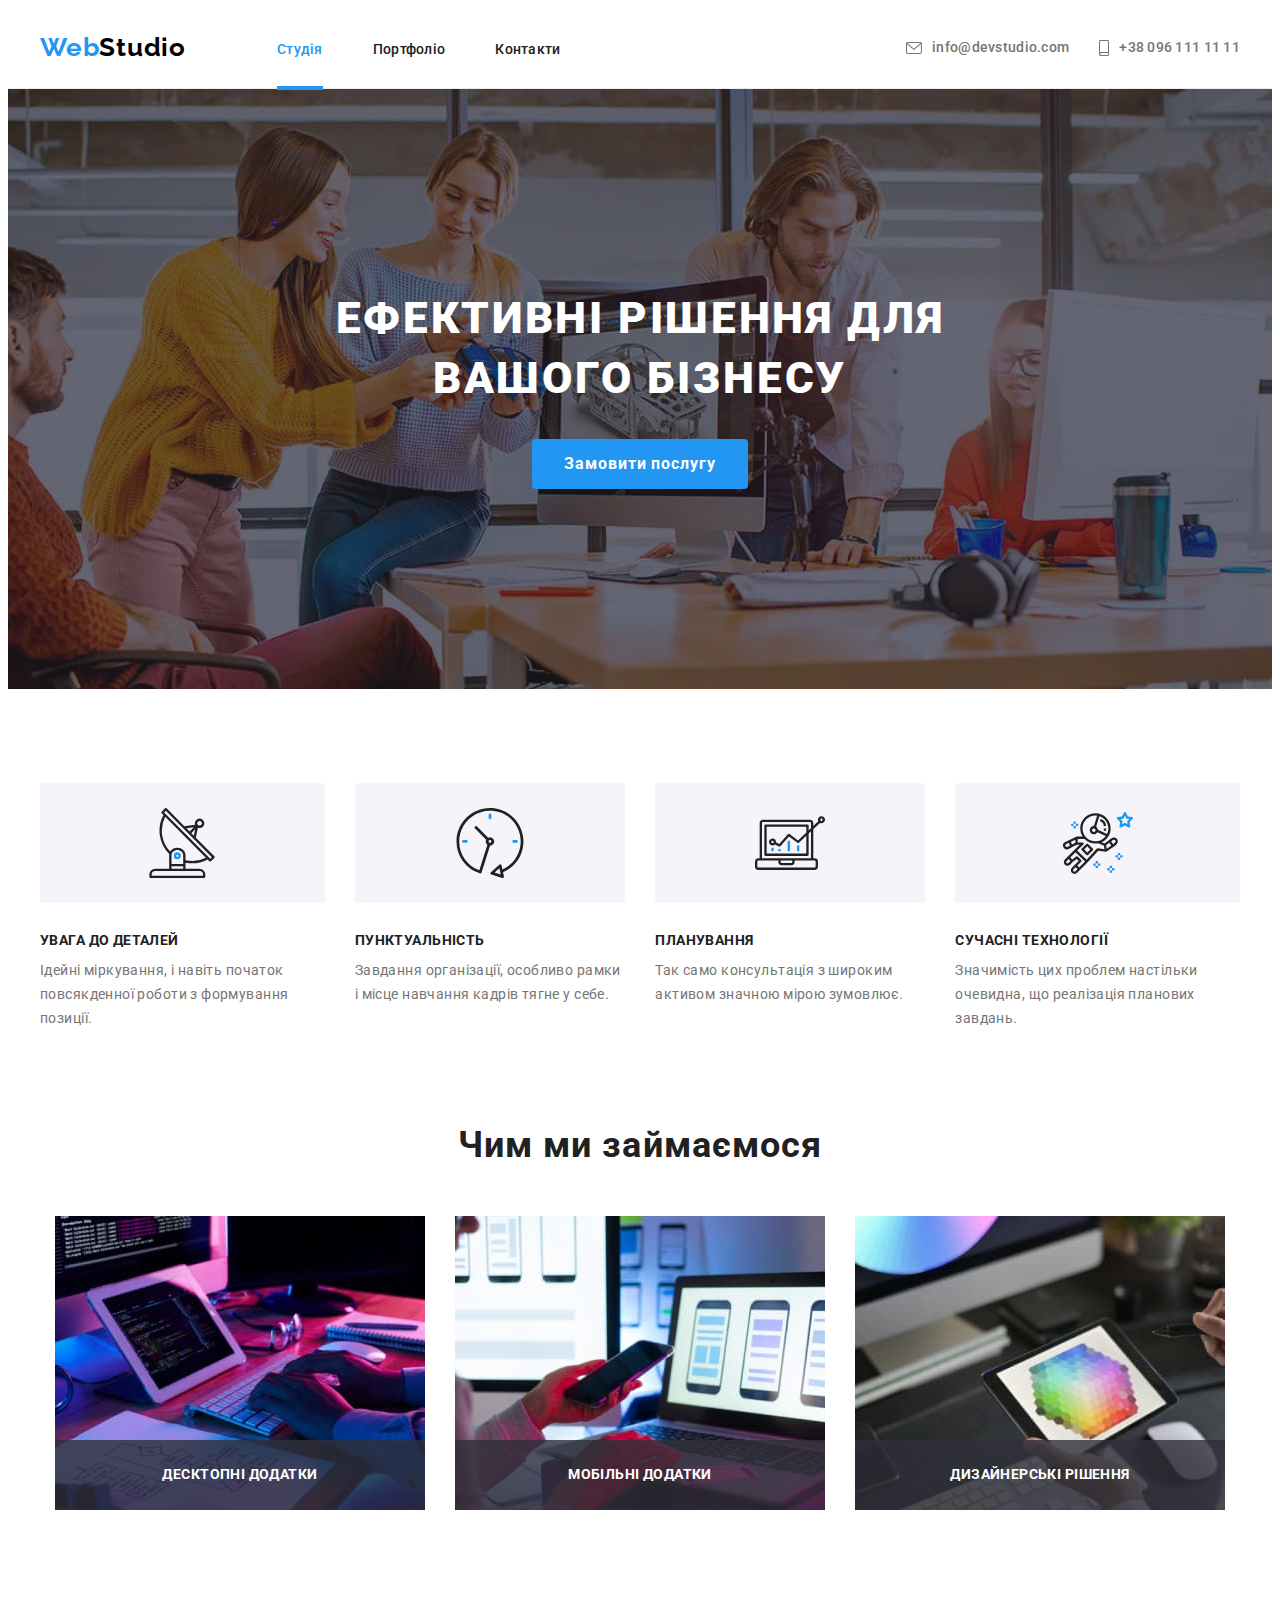
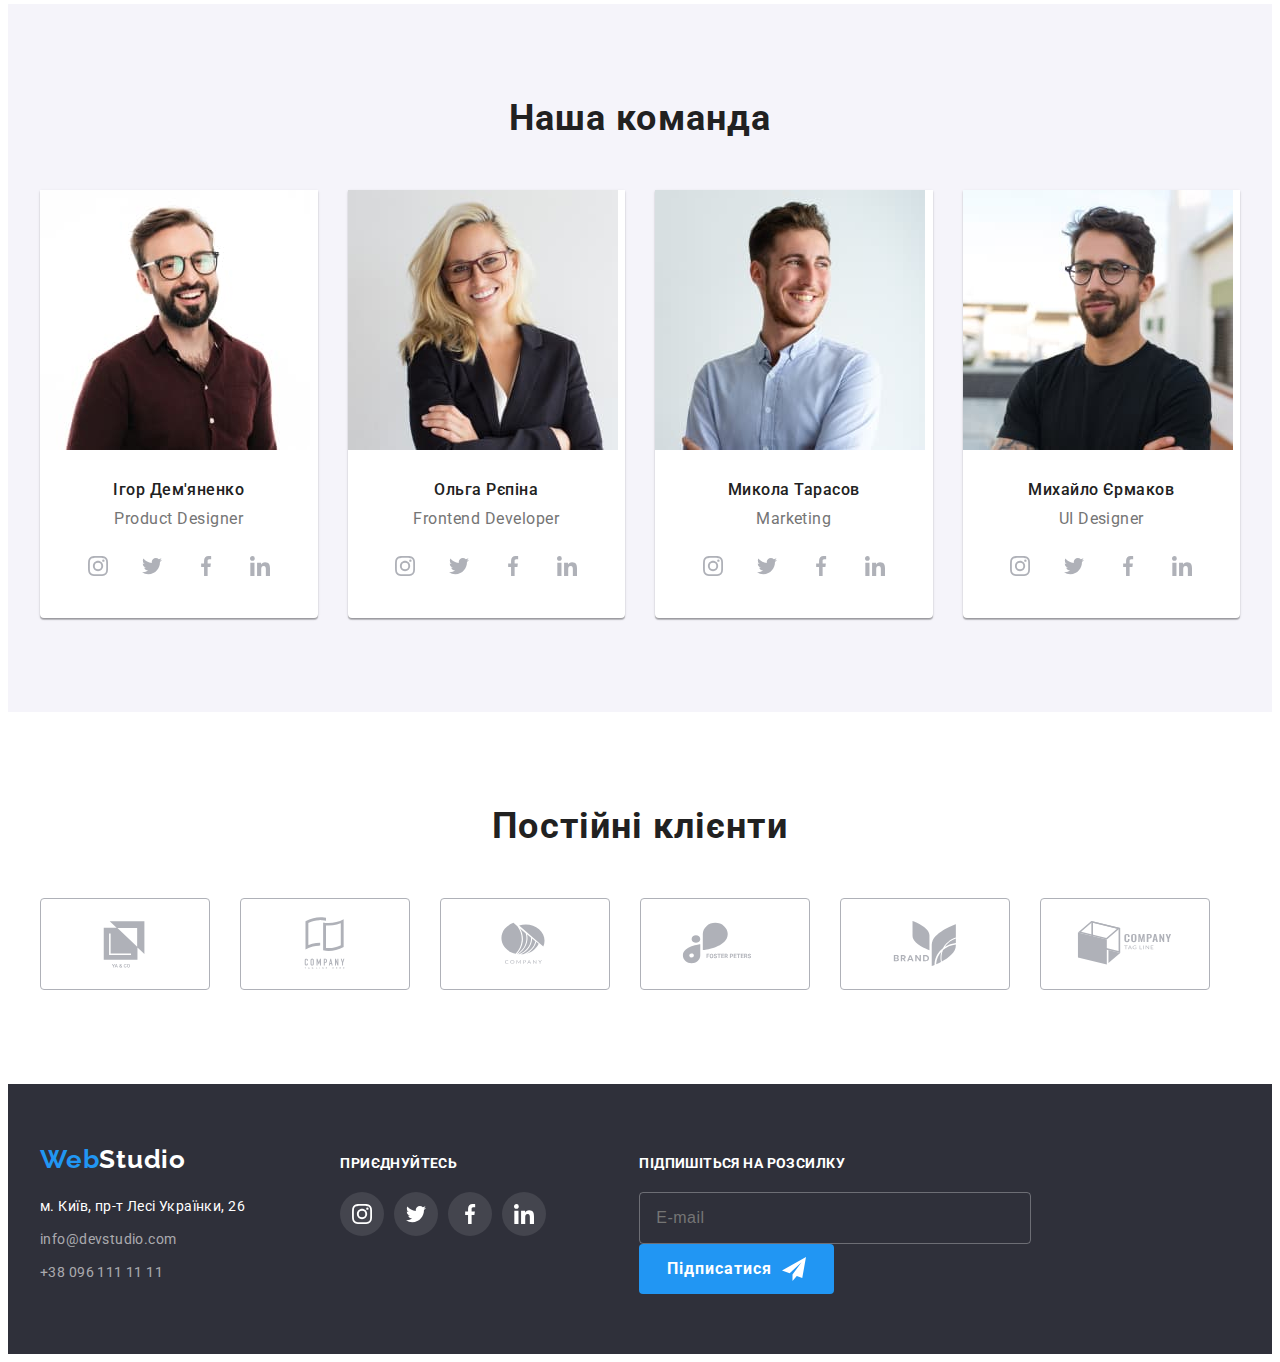
<file: index.html>
<!DOCTYPE html>
<html lang="uk">
  <head>
    <meta charset="UTF-8" />
    <meta http-equiv="X-UA-Compatible" content="IE=edge" />
    <meta name="viewport" content="width=device-width, initial-scale=1.0" />
    <title>Web studio</title>
    <link rel="preconnect" href="https://fonts.googleapis.com" />
    <link rel="preconnect" href="https://fonts.gstatic.com" crossorigin />
    <link
      href="https://fonts.googleapis.com/css2?family=Raleway:wght@700&family=Roboto:wght@400;500;700;900&display=swap"
      rel="stylesheet"
    />
    <link
      rel="stylesheet"
      href="https://cdnjs.cloudflare.com/ajax/libs/modern-normalize/1.1.0/modern-normalize.min.css"
      integrity="sha512-wpPYUAdjBVSE4KJnH1VR1HeZfpl1ub8YT/NKx4PuQ5NmX2tKuGu6U/JRp5y+Y8XG2tV+wKQpNHVUX03MfMFn9Q=="
      crossorigin="anonymous"
      referrerpolicy="no-referrer"
    />
    <link rel="stylesheet" href="./css/main.min.css" />
  </head>
  <body>
    <!-- Header -->
    <header class="page-header">
      <div class="conteiner">
        <div class="page-header__content">
          <nav class="nav-bar">
            <a href="./index.html" class="logo page-header__logo" lang="en"
              ><span class="logo--blue">Web</span>Studio</a
            >
            <ul class="nav-bar__list">
              <li class="nav-bar__list-item">
                <a href="./index.html" class="nav-bar__link nav-bar__link--current">Студія</a>
              </li>
              <li class="nav-bar__list-item">
                <a href="./portfolio.html" class="nav-bar__link">Портфоліо</a>
              </li>
              <li class="nav-bar__list-item">
                <a href="" class="nav-bar__link">Контакти</a>
              </li>
            </ul>
          </nav>
          <ul class="page-header__contacts-list">
            <li class="page-header__contact-item">
              <a href="mailto:info@devstudio.com" class="page-header__contact-link"
                ><svg width="16" height="12" class="page-header__contact-icon">
                  <use href="./images/icons.svg#icon-mail"></use>
                </svg>
                <span>info@devstudio.com</span></a
              >
            </li>
            <li class="page-header__contact-item">
              <a href="tel:0961111111" class="page-header__contact-link"
                ><svg width="10" height="16" class="page-header__contact-icon">
                  <use href="./images/icons.svg#icon-phone"></use>
                </svg>
                <span>+38 096 111 11 11</span></a
              >
            </li>
          </ul>
        </div>
      </div>
    </header>
    <!-- Main content -->
    <main class="main-content">
      <!-- hero section -->
      <section class="hero-section">
        <div class="conteiner">
          <h1 class="hero-section__heading">Ефективні рішення для вашого бізнесу</h1>
          <button type="button" class="hero-section__button" data-modal-open>
            Замовити послугу
          </button>
        </div>
      </section>
      <!-- features section -->
      <section class="features-section">
        <div class="conteiner">
          <h2 class="features-section__heading">Наші переваги</h2>
          <ul class="features-list">
            <li class="features-list__feature">
              <div class="features-list__icon-bg">
                <svg class="features-list__icon" width="70" height="70">
                  <use href="./images/icons.svg#icon-antenna"></use>
                </svg>
              </div>
              <h3 class="feutures-list__feature-name">Увага до деталей</h3>
              <p class="features-list__feature-description">
                Ідейні міркування, і навіть початок повсякденної роботи з формування позиції.
              </p>
            </li>
            <li class="features-list__feature">
              <div class="features-list__icon-bg">
                <svg class="features-list__icon" width="70" height="70">
                  <use href="./images/icons.svg#icon-clock"></use>
                </svg>
              </div>
              <h3 class="feutures-list__feature-name">Пунктуальність</h3>
              <p class="features-list__feature-description">
                Завдання організації, особливо рамки і місце навчання кадрів тягне у себе.
              </p>
            </li>
            <li class="features-list__feature">
              <div class="features-list__icon-bg">
                <svg class="features-list__icon" width="70" height="70">
                  <use href="./images/icons.svg#icon-diagram"></use>
                </svg>
              </div>
              <h3 class="feutures-list__feature-name">Планування</h3>
              <p class="features-list__feature-description">
                Так само консультація з широким активом значною мірою зумовлює.
              </p>
            </li>
            <li class="features-list__feature">
              <div class="features-list__icon-bg">
                <svg class="features-list__icon" width="70" height="70">
                  <use href="./images/icons.svg#icon-astronaut"></use>
                </svg>
              </div>
              <h3 class="feutures-list__feature-name">Сучасні технології</h3>
              <p class="features-list__feature-description">
                Значимість цих проблем настільки очевидна, що реалізація планових завдань.
              </p>
            </li>
          </ul>
        </div>
      </section>
      <!-- project types section -->
      <section class="project-types-section">
        <div class="conteiner">
          <h2 class="project-types-section__heading">Чим ми займаємося</h2>
          <ul class="project-types-section__list">
            <li class="project-types-section__list-item">
              <img
                src="./images/projects/project1.jpg"
                alt="Десктопні додатки"
                width="370"
                height="294"
                class="project-types-section__image"
              />
              <h3 class="project-types-section__direction">Десктопні додатки</h3>
            </li>
            <li class="project-types-section__list-item">
              <img
                src="./images/projects/project2.jpg"
                alt="Мобільні додатки"
                width="370"
                height="294"
                class="project-types-section__image"
              />
              <h3 class="project-types-section__direction">Мобільні додатки</h3>
            </li>
            <li class="project-types-section__list-item">
              <img
                src="./images/projects/project3.jpg"
                alt="Дизайнерські рішення"
                width="370"
                height="294"
                class="project-types-section__image"
              />
              <h3 class="project-types-section__direction">Дизайнерські рішення</h3>
            </li>
          </ul>
        </div>
      </section>
      <!-- team section -->
      <section class="team-section">
        <div class="conteiner">
          <h2 class="team-section__heading">Наша команда</h2>
          <ul class="team-setion__members-list">
            <li class="member-card">
              <img
                src="./images/team-members/member1.jpg"
                alt="Ігор Дем'яненко"
                width="270px"
                height="260px"
                class="member-card__image"
              />
              <h3 class="member-card__name">Ігор Дем'яненко</h3>
              <p class="member-card__position" lang="en">Product Designer</p>
              <ul class="member-card__social-net-links-list">
                <li class="member-card__list-item" aria-label="instagram-link">
                  <a href="" class="member-card__link"
                    ><svg width="20" height="20" class="member-card__social-net-icon">
                      <use href="./images/icons.svg#icon-instagram"></use>
                    </svg>
                  </a>
                </li>
                <li class="member-card__list-item" aria-label="twitter-link">
                  <a href="" class="member-card__link"
                    ><svg width="20" height="20" class="member-card__social-net-icon">
                      <use href="./images/icons.svg#icon-twitter"></use>
                    </svg>
                  </a>
                </li>
                <li class="member-card__list-item" aria-label="facebook-link">
                  <a href="" class="member-card__link"
                    ><svg width="20" height="20" class="member-card__social-net-icon">
                      <use href="./images/icons.svg#icon-facebook"></use>
                    </svg>
                  </a>
                </li>
                <li class="member-card__list-item" aria-label="linkedin-link">
                  <a href="" class="member-card__link"
                    ><svg width="20" height="20" class="member-card__social-net-icon">
                      <use href="./images/icons.svg#icon-linkedin"></use>
                    </svg>
                  </a>
                </li>
              </ul>
            </li>
            <li class="member-card">
              <img
                src="./images/team-members/member2.jpg"
                alt="Ольга Рєпіна"
                width="270px"
                height="260px"
                class="member-card__image"
              />
              <h3 class="member-card__name">Ольга Рєпіна</h3>
              <p class="member-card__position" lang="en">Frontend Developer</p>
              <ul class="member-card__social-net-links-list">
                <li class="member-card__list-item" aria-label="instagram-link">
                  <a href="" class="member-card__link"
                    ><svg width="20" height="20" class="member-card__social-net-icon">
                      <use href="./images/icons.svg#icon-instagram"></use>
                    </svg>
                  </a>
                </li>
                <li class="member-card__list-item" aria-label="twitter-link">
                  <a href="" class="member-card__link"
                    ><svg width="20" height="20" class="member-card__social-net-icon">
                      <use href="./images/icons.svg#icon-twitter"></use>
                    </svg>
                  </a>
                </li>
                <li class="member-card__list-item" aria-label="facebook-link">
                  <a href="" class="member-card__link"
                    ><svg width="20" height="20" class="member-card__social-net-icon">
                      <use href="./images/icons.svg#icon-facebook"></use>
                    </svg>
                  </a>
                </li>
                <li class="member-card__list-item" aria-label="linkedin-link">
                  <a href="" class="member-card__link"
                    ><svg width="20" height="20" class="member-card__social-net-icon">
                      <use href="./images/icons.svg#icon-linkedin"></use>
                    </svg>
                  </a>
                </li>
              </ul>
            </li>
            <li class="member-card">
              <img
                src="./images/team-members/member3.jpg"
                alt="Микола Тарасов"
                width="270px"
                height="260px"
                class="member-card__image"
              />
              <h3 class="member-card__name">Микола Тарасов</h3>
              <p class="member-card__position" lang="en">Marketing</p>
              <ul class="member-card__social-net-links-list">
                <li class="member-card__list-item" aria-label="instagram-link">
                  <a href="" class="member-card__link"
                    ><svg width="20" height="20" class="member-card__social-net-icon">
                      <use href="./images/icons.svg#icon-instagram"></use>
                    </svg>
                  </a>
                </li>
                <li class="member-card__list-item" aria-label="twitter-link">
                  <a href="" class="member-card__link"
                    ><svg width="20" height="20" class="member-card__social-net-icon">
                      <use href="./images/icons.svg#icon-twitter"></use>
                    </svg>
                  </a>
                </li>
                <li class="member-card__list-item" aria-label="facebook-link">
                  <a href="" class="member-card__link"
                    ><svg width="20" height="20" class="member-card__social-net-icon">
                      <use href="./images/icons.svg#icon-facebook"></use>
                    </svg>
                  </a>
                </li>
                <li class="member-card__list-item" aria-label="linkedin-link">
                  <a href="" class="member-card__link"
                    ><svg width="20" height="20" class="member-card__social-net-icon">
                      <use href="./images/icons.svg#icon-linkedin"></use>
                    </svg>
                  </a>
                </li>
              </ul>
            </li>
            <li class="member-card">
              <img
                src="./images/team-members/member4.jpg"
                alt="Михайло Єрмаков"
                width="270px"
                height="260px"
                class="member-card__image"
              />
              <h3 class="member-card__name">Михайло Єрмаков</h3>
              <p class="member-card__position" lang="en">UI Designer</p>
              <ul class="member-card__social-net-links-list">
                <li class="member-card__list-item" aria-label="instagram-link">
                  <a href="" class="member-card__link"
                    ><svg width="20" height="20" class="member-card__social-net-icon">
                      <use href="./images/icons.svg#icon-instagram"></use>
                    </svg>
                  </a>
                </li>
                <li class="member-card__list-item" aria-label="twitter-link">
                  <a href="" class="member-card__link"
                    ><svg width="20" height="20" class="member-card__social-net-icon">
                      <use href="./images/icons.svg#icon-twitter"></use>
                    </svg>
                  </a>
                </li>
                <li class="member-card__list-item" aria-label="facebook-link">
                  <a href="" class="member-card__link"
                    ><svg width="20" height="20" class="member-card__social-net-icon">
                      <use href="./images/icons.svg#icon-facebook"></use>
                    </svg>
                  </a>
                </li>
                <li class="member-card__list-item" aria-label="linkedin-link">
                  <a href="" class="member-card__link"
                    ><svg width="20" height="20" class="member-card__social-net-icon">
                      <use href="./images/icons.svg#icon-linkedin"></use>
                    </svg>
                  </a>
                </li>
              </ul>
            </li>
          </ul>
        </div>
      </section>
      <!-- Clients section -->
      <section class="clients-section">
        <div class="conteiner">
          <h2 class="clients-section__heading">Постійні клієнти</h2>
          <ul class="clients-list">
            <li class="clients-list__item">
              <a href="" class="clients-list__link">
                <svg class="clients-list__logo" width="106" height="60">
                  <use href="./images/icons.svg#icon-company1"></use>
                </svg>
              </a>
            </li>
            <li class="clients-list__item">
              <a href="" class="clients-list__link">
                <svg class="clients-list__logo" width="106" height="60">
                  <use href="./images/icons.svg#icon-company2"></use>
                </svg>
              </a>
            </li>
            <li class="clients-list__item">
              <a href="" class="clients-list__link">
                <svg class="clients-list__logo" width="106" height="60">
                  <use href="./images/icons.svg#icon-company3"></use>
                </svg>
              </a>
            </li>
            <li class="clients-list__item">
              <a href="" class="clients-list__link">
                <svg class="clients-list__logo" width="106" height="60">
                  <use href="./images/icons.svg#icon-company4"></use>
                </svg>
              </a>
            </li>
            <li class="clients-list__item">
              <a href="" class="clients-list__link">
                <svg class="clients-list__logo" width="106" height="60">
                  <use href="./images/icons.svg#icon-company5"></use>
                </svg>
              </a>
            </li>
            <li class="clients-list__item">
              <a href="" class="clients-list__link">
                <svg class="clients-list__logo" width="106" height="60">
                  <use href="./images/icons.svg#icon-company6"></use>
                </svg>
              </a>
            </li>
          </ul>
        </div>
      </section>
      <!-- Footer -->
      <footer class="page-footer">
        <div class="conteiner">
          <div class="page-footer__content">
            <div class="contacts-section">
              <a href="./index.html" class="page-footer__logo logo" lang="en"
                ><span class="logo--blue">Web</span>Studio</a
              >
              <address class="page-footer__adress">
                <ul class="page-footer__conteacts-list">
                  <li class="page-footer__contacts-list-item">
                    <a
                      href="http://surl.li/pcxl"
                      target="_blank"
                      rel="noreferrer noopener nofollow"
                      class="page-footer__location"
                      >м. Київ, пр-т Лесі Українки, 26</a
                    >
                  </li>
                  <li class="page-footer__contacts-list-item">
                    <a
                      href="mailto:info@devstudio.com"
                      class="page-footer__contacts-item page-footer__contacts-item--upper"
                      >info@devstudio.com</a
                    >
                  </li>
                  <li class="page-footer__contacts-list-item">
                    <a href="tel:+380961111111" class="page-footer__contacts-item"
                      >+38 096 111 11 11</a
                    >
                  </li>
                </ul>
              </address>
            </div>
            <div class="social-net-section">
              <b class="social-net-section__heading">Приєднуйтесь</b>
              <ul class="social-net-section__list">
                <li class="social-net-section__list-item" aria-label="instagram-link">
                  <a href="" class="social-net-section__link"
                    ><svg width="20" height="20" class="social-net-section__icon">
                      <use href="./images/icons.svg#icon-instagram"></use>
                    </svg>
                  </a>
                </li>
                <li class="social-net-section__list-item" aria-label="twitter-link">
                  <a href="" class="social-net-section__link"
                    ><svg width="20" height="20" class="social-net-section__icon">
                      <use href="./images/icons.svg#icon-twitter"></use>
                    </svg>
                  </a>
                </li>
                <li class="social-net-section__list-item" aria-label="facebook-link">
                  <a href="" class="social-net-section__link"
                    ><svg width="20" height="20" class="social-net-section__icon">
                      <use href="./images/icons.svg#icon-facebook"></use>
                    </svg>
                  </a>
                </li>
                <li class="social-net-section__list-item" aria-label="linkedin-link">
                  <a href="" class="social-net-section__link"
                    ><svg width="20" height="20" class="social-net-section__icon">
                      <use href="./images/icons.svg#icon-linkedin"></use>
                    </svg>
                  </a>
                </li>
              </ul>
            </div>
            <div class="subscribe-section">
              <form action="" class="subscribe-section__form">
                <label>
                  <b class="subscribe-section__heading">Підпишіться на розсилку</b>
                  <input
                    type="email"
                    name="email"
                    placeholder="E-mail"
                    autocomplete="email"
                    class="subscribe-section__input"
                  />
                </label>
                <button type="submit" class="subscribe-section__button">
                  <span class="subscribe-section__button-text">Підписатися</span
                  ><svg class="subscribe-section__button-icon" width="24" height="24">
                    <use href="./images/icons.svg#icon-send"></use>
                  </svg>
                </button>
              </form>
            </div>
          </div>
        </div>
      </footer>
    </main>
    <!-- Modal window -->

    <div class="modal-bg modal-bg--is-hidden" data-modal>
      <div class="modal-window">
        <p class="modal-window__title">Залиште свої дані, ми вам передзвонимо</p>
        <form name="get-contacts-form">
          <div class="form-fields">
            <label class="form-item">
              <span>Ім'я</span>
              <div class="input-field">
                <input type="text" name="user-name" />
                <svg class="field-icon" width="18" height="18">
                  <use href="./images/icons.svg#icon-name"></use>
                </svg>
              </div>
            </label>
            <label class="form-item">
              <span>Телефон</span>
              <div class="input-field">
                <input type="tel" name="user-tel" />
                <svg class="field-icon" width="18" height="18">
                  <use href="./images/icons.svg#icon-tel"></use>
                </svg>
              </div>
            </label>
            <label class="form-item">
              <span>Пошта</span>
              <div class="input-field">
                <input type="email" name="user-email" />
                <svg class="field-icon" width="18" height="18">
                  <use href="./images/icons.svg#icon-email"></use>
                </svg>
              </div>
            </label>
            <label class="form-item">
              <span>Коментар</span>
              <textarea name="comment" cols="30" rows="6" placeholder="Введіть текст"></textarea>
            </label>
          </div>
          <label class="policy-agreement">
            <input class="visually-hidden" type="checkbox" name="policy" value="agreed" />
            <span>Погоджуюся з розсилкою та приймаю <a href="">Умови договору</a></span>
            <span class="checkbox">
              <svg width="16" height="15">
                <use href="./images/icons.svg#icon-check"></use>
              </svg>
            </span>
          </label>
          <button type="submit" class="button modal-submit">Відправити</button>
        </form>
        <button type="button" class="btn-close" data-modal-close>
          <svg width="30" height="30">
            <use href="./images/icons.svg#icon-close"></use>
          </svg>
        </button>
      </div>
    </div>
    <script src="./js/modal.js"></script>
  </body>
</html>
</file>
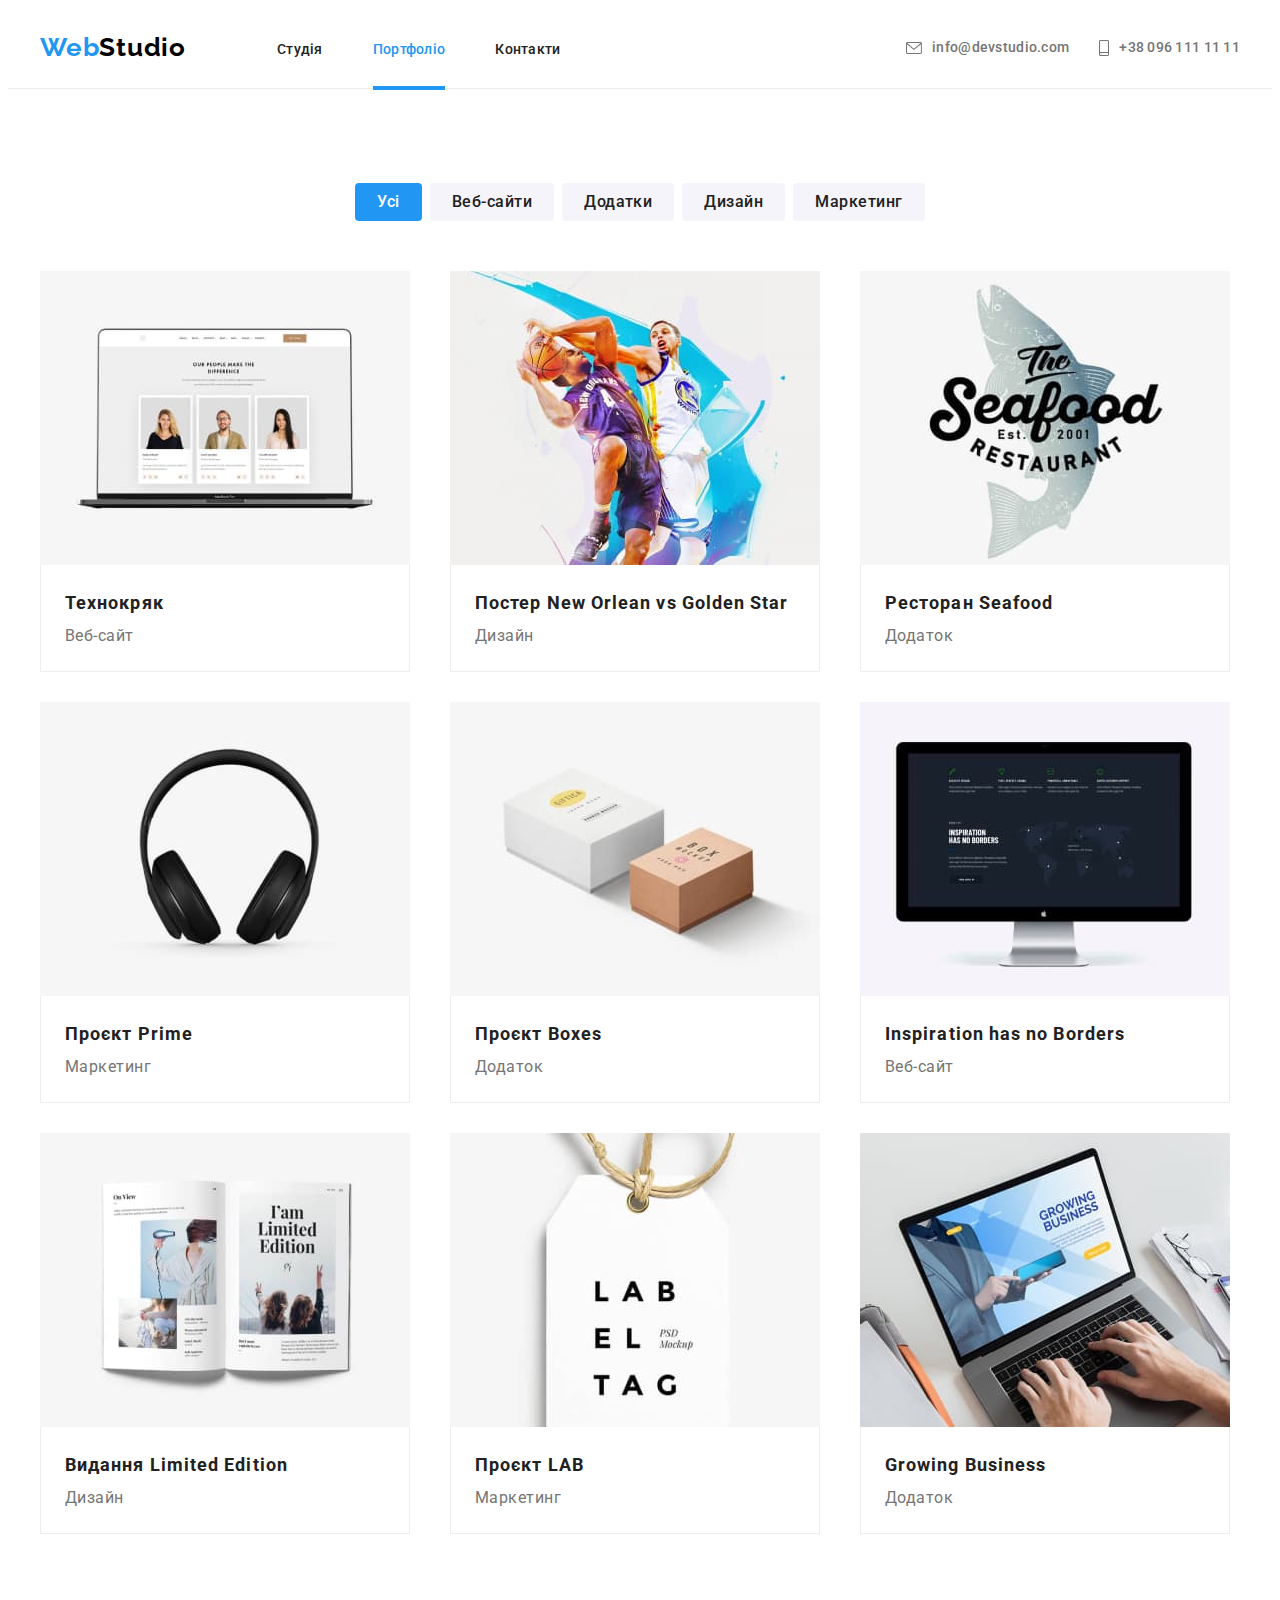
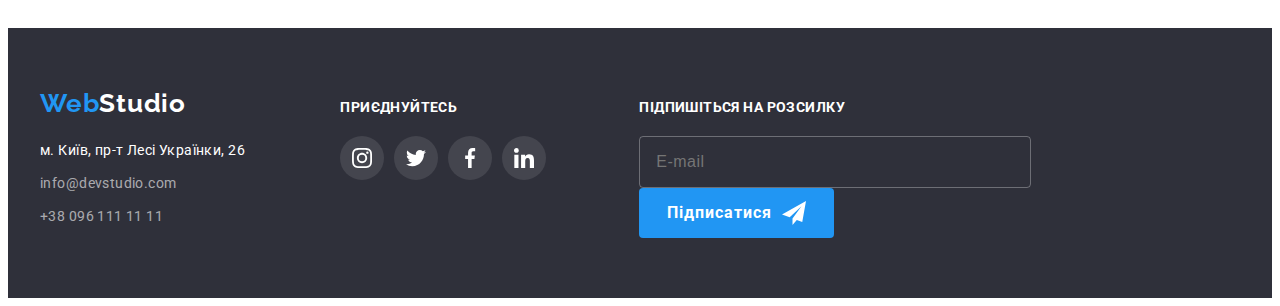
<file: portfolio.html>
<!DOCTYPE html>
<html lang="uk">
  <head>
    <meta charset="UTF-8" />
    <meta http-equiv="X-UA-Compatible" content="IE=edge" />
    <meta name="viewport" content="width=device-width, initial-scale=1.0" />
    <title>Web studio</title>
    <link
      href="https://fonts.googleapis.com/css2?family=Raleway:wght@700&family=Roboto:wght@400;500;700;900&display=swap"
      rel="stylesheet"
    />
    <link
      rel="stylesheet"
      href="https://cdnjs.cloudflare.com/ajax/libs/modern-normalize/1.1.0/modern-normalize.min.css"
      integrity="sha512-wpPYUAdjBVSE4KJnH1VR1HeZfpl1ub8YT/NKx4PuQ5NmX2tKuGu6U/JRp5y+Y8XG2tV+wKQpNHVUX03MfMFn9Q=="
      crossorigin="anonymous"
      referrerpolicy="no-referrer"
    />
    <link rel="stylesheet" href="./css/main.min.css" />
  </head>
  <body>
    <!-- Header -->
    <header class="page-header">
      <div class="conteiner">
        <div class="page-header__content">
          <nav class="nav-bar">
            <a href="./index.html" class="logo page-header__logo" lang="en"
              ><span class="logo--blue">Web</span>Studio</a
            >
            <ul class="nav-bar__list">
              <li class="nav-bar__list-item">
                <a href="./index.html" class="nav-bar__link">Студія</a>
              </li>
              <li class="nav-bar__list-item">
                <a href="./portfolio.html" class="nav-bar__link nav-bar__link--current"
                  >Портфоліо</a
                >
              </li>
              <li class="nav-bar__list-item">
                <a href="" class="nav-bar__link">Контакти</a>
              </li>
            </ul>
          </nav>
          <ul class="page-header__contacts-list">
            <li class="page-header__contact-item">
              <a href="mailto:info@devstudio.com" class="page-header__contact-link"
                ><svg width="16" height="12" class="page-header__contact-icon">
                  <use href="./images/icons.svg#icon-mail"></use>
                </svg>
                <span>info@devstudio.com</span></a
              >
            </li>
            <li class="page-header__contact-item">
              <a href="tel:0961111111" class="page-header__contact-link"
                ><svg width="10" height="16" class="page-header__contact-icon">
                  <use href="./images/icons.svg#icon-phone"></use>
                </svg>
                <span>+38 096 111 11 11</span></a
              >
            </li>
          </ul>
        </div>
      </div>
    </header>
    <!-- main content -->
    <main class="portfolio-content">
      <div class="conteiner">
        <section class="portfolio-section">
          <h1 class="portfolio-section__heading">Портфоліо проєктів</h1>
          <ul class="fielter-group__list">
            <li class="fielter-group__list-item">
              <button type="button" class="fielter-section__button fielter-section__button--chosen">
                Усі
              </button>
            </li>
            <li class="fielter-group__list-item">
              <button type="button" class="fielter-section__button">Веб-сайти</button>
            </li>
            <li class="fielter-group__list-item">
              <button type="button" class="fielter-section__button">Додатки</button>
            </li>
            <li class="fielter-group__list-item">
              <button type="button" class="fielter-section__button">Дизайн</button>
            </li>
            <li class="fielter-group__list-item">
              <button type="button" class="fielter-section__button">Маркетинг</button>
            </li>
          </ul>
          <ul class="portfolio-list">
            <li class="portfolio-list__item">
              <a href="" class="portfolio-list__link">
                <div class="portfolio-list__image-wrapper">
                  <img
                    src="./images/portfolio-items/first-item.jpg"
                    alt="Технокряк"
                    class="portfolio-list__project-image"
                    width="370px"
                    height="294px"
                  />
                  <p class="portfolio-list__project-description">
                    Ресурс пропонує комплексні пропозиції з різним рівнем функціоналу та сервісів.
                    Все це дозволить відвідувачу отримати вичерпні відомості про компанію чи
                    приватну особу.
                  </p>
                </div>
                <div class="portfolio-list__card-title">
                  <h2 class="portfolio-list__project-name">Технокряк</h2>
                  <p class="portfolio-list__project-type">Веб-сайт</p>
                </div>
              </a>
            </li>
            <li class="portfolio-list__item">
              <a href="" class="portfolio-list__link">
                <div class="portfolio-list__image-wrapper">
                  <img
                    src="./images/portfolio-items/second-item.jpg"
                    alt="Постер New Orlean vs Golden Star"
                    class="portfolio-list__project-image"
                    width="370px"
                    height="294px"
                  />
                  <p class="portfolio-list__project-description">
                    Ресурс пропонує комплексні пропозиції з різним рівнем функціоналу та сервісів.
                    Все це дозволить відвідувачу отримати вичерпні відомості про компанію чи
                    приватну особу.
                  </p>
                </div>
                <div class="portfolio-list__card-title">
                  <h2 class="portfolio-list__project-name">
                    Постер <span lang="en">New Orlean vs Golden Star</span>
                  </h2>
                  <p class="portfolio-list__project-type">Дизайн</p>
                </div>
              </a>
            </li>
            <li class="portfolio-list__item">
              <a href="" class="portfolio-list__link">
                <div class="portfolio-list__image-wrapper">
                  <img
                    src="./images/portfolio-items/third-item.jpg"
                    alt="Ресторан Seafood"
                    class="portfolio-list__project-image"
                    width="370px"
                    height="294px"
                  />
                  <p class="portfolio-list__project-description">
                    Ресурс пропонує комплексні пропозиції з різним рівнем функціоналу та сервісів.
                    Все це дозволить відвідувачу отримати вичерпні відомості про компанію чи
                    приватну особу.
                  </p>
                </div>
                <div class="portfolio-list__card-title">
                  <h2 class="portfolio-list__project-name">
                    Ресторан <span lang="en">Seafood</span>
                  </h2>
                  <p class="portfolio-list__project-type">Додаток</p>
                </div>
              </a>
            </li>
            <li class="portfolio-list__item">
              <a href="" class="portfolio-list__link">
                <div class="portfolio-list__image-wrapper">
                  <img
                    src="./images/portfolio-items/fourth-item.jpg"
                    alt="Проєкт Prime"
                    class="portfolio-list__project-image"
                    width="370px"
                    height="294px"
                  />
                  <p class="portfolio-list__project-description">
                    Ресурс пропонує комплексні пропозиції з різним рівнем функціоналу та сервісів.
                    Все це дозволить відвідувачу отримати вичерпні відомості про компанію чи
                    приватну особу.
                  </p>
                </div>
                <div class="portfolio-list__card-title">
                  <h2 class="portfolio-list__project-name">Проєкт <span lang="en">Prime</span></h2>
                  <p class="portfolio-list__project-type">Маркетинг</p>
                </div>
              </a>
            </li>
            <li class="portfolio-list__item">
              <a href="" class="portfolio-list__link">
                <div class="portfolio-list__image-wrapper">
                  <img
                    src="./images/portfolio-items/fifth-item.jpg"
                    alt="Проєкт Boxes"
                    class="portfolio-list__project-image"
                    width="370px"
                    height="294px"
                  />
                  <p class="portfolio-list__project-description">
                    Ресурс пропонує комплексні пропозиції з різним рівнем функціоналу та сервісів.
                    Все це дозволить відвідувачу отримати вичерпні відомості про компанію чи
                    приватну особу.
                  </p>
                </div>
                <div class="portfolio-list__card-title">
                  <h2 class="portfolio-list__project-name">Проєкт <span lang="en">Boxes</span></h2>
                  <p class="portfolio-list__project-type">Додаток</p>
                </div>
              </a>
            </li>
            <li class="portfolio-list__item">
              <a href="" class="portfolio-list__link">
                <div class="portfolio-list__image-wrapper">
                  <img
                    src="./images/portfolio-items/sixth-item.jpg"
                    alt="Inspiration has no Borders"
                    class="portfolio-list__project-image"
                    width="370px"
                    height="294px"
                  />
                  <p class="portfolio-list__project-description">
                    Ресурс пропонує комплексні пропозиції з різним рівнем функціоналу та сервісів.
                    Все це дозволить відвідувачу отримати вичерпні відомості про компанію чи
                    приватну особу.
                  </p>
                </div>
                <div class="portfolio-list__card-title">
                  <h2 class="portfolio-list__project-name" lang="en">Inspiration has no Borders</h2>
                  <p class="portfolio-list__project-type">Веб-сайт</p>
                </div>
              </a>
            </li>
            <li class="portfolio-list__item">
              <a href="" class="portfolio-list__link">
                <div class="portfolio-list__image-wrapper">
                  <img
                    src="./images/portfolio-items/seventh-item.jpg"
                    alt="Видання Limited Edition"
                    class="portfolio-list__project-image"
                    width="370px"
                    height="294px"
                  />
                  <p class="portfolio-list__project-description">
                    Ресурс пропонує комплексні пропозиції з різним рівнем функціоналу та сервісів.
                    Все це дозволить відвідувачу отримати вичерпні відомості про компанію чи
                    приватну особу.
                  </p>
                </div>
                <div class="portfolio-list__card-title">
                  <h2 class="portfolio-list__project-name">
                    Видання <span lang="en">Limited Edition</span>
                  </h2>
                  <p class="portfolio-list__project-type">Дизайн</p>
                </div>
              </a>
            </li>
            <li class="portfolio-list__item">
              <a href="" class="portfolio-list__link">
                <div class="portfolio-list__image-wrapper">
                  <img
                    src="./images/portfolio-items/eighth-item.jpg"
                    alt="Проєкт LAB"
                    class="portfolio-list__project-image"
                    width="370px"
                    height="294px"
                  />
                  <p class="portfolio-list__project-description">
                    Ресурс пропонує комплексні пропозиції з різним рівнем функціоналу та сервісів.
                    Все це дозволить відвідувачу отримати вичерпні відомості про компанію чи
                    приватну особу.
                  </p>
                </div>
                <div class="portfolio-list__card-title">
                  <h2 class="portfolio-list__project-name">Проєкт <span lang="en">LAB</span></h2>
                  <p class="portfolio-list__project-type">Маркетинг</p>
                </div>
              </a>
            </li>
            <li class="portfolio-list__item">
              <a href="" class="portfolio-list__link">
                <div class="portfolio-list__image-wrapper">
                  <img
                    src="./images/portfolio-items/ninth-item.jpg"
                    alt="Growing Business"
                    class="portfolio-list__project-image"
                    width="370px"
                    height="294px"
                  />
                  <p class="portfolio-list__project-description">
                    Ресурс пропонує комплексні пропозиції з різним рівнем функціоналу та сервісів.
                    Все це дозволить відвідувачу отримати вичерпні відомості про компанію чи
                    приватну особу.
                  </p>
                </div>
                <div class="portfolio-list__card-title">
                  <h2 class="portfolio-list__project-name" lang="en">Growing Business</h2>
                  <p class="portfolio-list__project-type">Додаток</p>
                </div>
              </a>
            </li>
          </ul>
        </section>
      </div>
    </main>
    <!-- Footer -->
    <footer class="page-footer">
      <div class="conteiner">
        <div class="page-footer__content">
          <div class="contacts-section">
            <a href="./index.html" class="page-footer__logo logo" lang="en"
              ><span class="logo--blue">Web</span>Studio</a
            >
            <address class="page-footer__adress">
              <ul class="page-footer__conteacts-list">
                <li class="page-footer__contacts-list-item">
                  <a
                    href="http://surl.li/pcxl"
                    target="_blank"
                    rel="noreferrer noopener nofollow"
                    class="page-footer__location"
                    >м. Київ, пр-т Лесі Українки, 26</a
                  >
                </li>
                <li class="page-footer__contacts-list-item">
                  <a
                    href="mailto:info@devstudio.com"
                    class="page-footer__contacts-item page-footer__contacts-item--upper"
                    >info@devstudio.com</a
                  >
                </li>
                <li class="page-footer__contacts-list-item">
                  <a href="tel:+380961111111" class="page-footer__contacts-item"
                    >+38 096 111 11 11</a
                  >
                </li>
              </ul>
            </address>
          </div>
          <div class="social-net-section">
            <b class="social-net-section__heading">Приєднуйтесь</b>
            <ul class="social-net-section__list">
              <li class="social-net-section__list-item" aria-label="instagram-link">
                <a href="" class="social-net-section__link"
                  ><svg width="20" height="20" class="social-net-section__icon">
                    <use href="./images/icons.svg#icon-instagram"></use>
                  </svg>
                </a>
              </li>
              <li class="social-net-section__list-item" aria-label="twitter-link">
                <a href="" class="social-net-section__link"
                  ><svg width="20" height="20" class="social-net-section__icon">
                    <use href="./images/icons.svg#icon-twitter"></use>
                  </svg>
                </a>
              </li>
              <li class="social-net-section__list-item" aria-label="facebook-link">
                <a href="" class="social-net-section__link"
                  ><svg width="20" height="20" class="social-net-section__icon">
                    <use href="./images/icons.svg#icon-facebook"></use>
                  </svg>
                </a>
              </li>
              <li class="social-net-section__list-item" aria-label="linkedin-link">
                <a href="" class="social-net-section__link"
                  ><svg width="20" height="20" class="social-net-section__icon">
                    <use href="./images/icons.svg#icon-linkedin"></use>
                  </svg>
                </a>
              </li>
            </ul>
          </div>
          <div class="subscribe-section">
            <form action="" class="subscribe-section__form">
              <label>
                <b class="subscribe-section__heading">Підпишіться на розсилку</b>
                <input
                  type="email"
                  name="email"
                  placeholder="E-mail"
                  autocomplete="email"
                  class="subscribe-section__input"
                />
              </label>
              <button type="submit" class="subscribe-section__button">
                <span class="subscribe-section__button-text">Підписатися</span
                ><svg class="subscribe-section__button-icon" width="24" height="24">
                  <use href="./images/icons.svg#icon-send"></use>
                </svg>
              </button>
            </form>
          </div>
        </div>
      </div>
    </footer>
  </body>
</html>
</file>
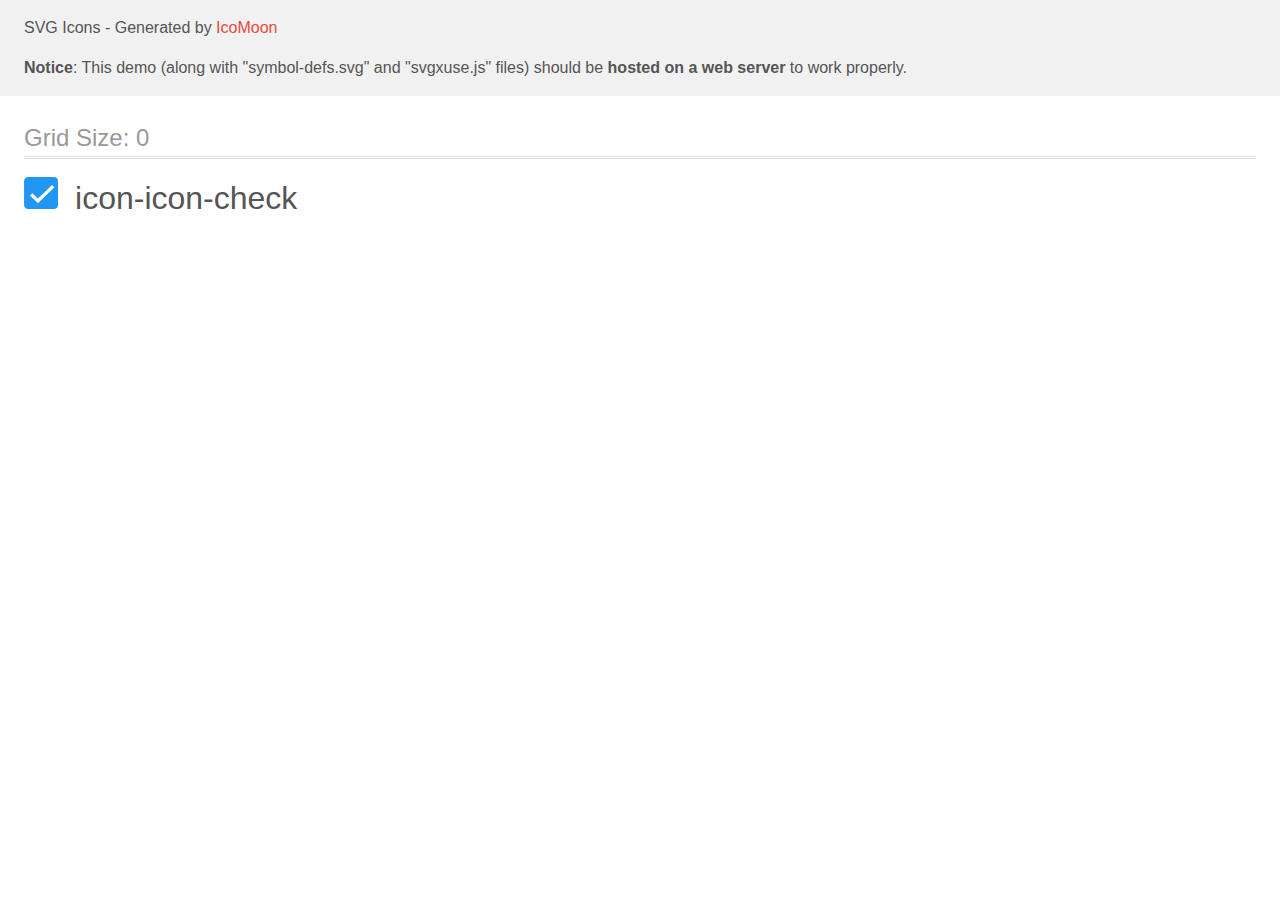
<file: images/icomoon (3)/demo-external-svg.html>
<!doctype html>
<html>
<head>
    <title>IcoMoon - SVG Icons</title>
    <meta charset="utf-8">
    <meta name="viewport" content="width=device-width, initial-scale=1">
    <link rel="stylesheet" href="demo-files/demo.css">
    <link rel="stylesheet" href="style.css">
</head>
<body>
<header class="bgc1 clearfix">
<div class="mhl">
    <p>SVG Icons - Generated by <a href="https://icomoon.io/app">IcoMoon</a></p><p><strong>Notice</strong>: This demo (along with "symbol-defs.svg" and "svgxuse.js" files) should be <b>hosted on a web server</b> to work properly.</p>
</div>
</header>
    <div class="clearfix mhl ptl">
        <h1 class="mvm mtn fgc1">Grid Size: 0</h1>
        <div class="glyph fs1">
            <div class="clearfix pbs">
                <svg class="icon icon-icon-check"><use xlink:href="symbol-defs.svg#icon-icon-check"></use></svg><span class="name"> icon-icon-check</span>
            </div>
        </div>
  </div>
<script defer src="svgxuse.js"></script>
</body>
</html>
</file>
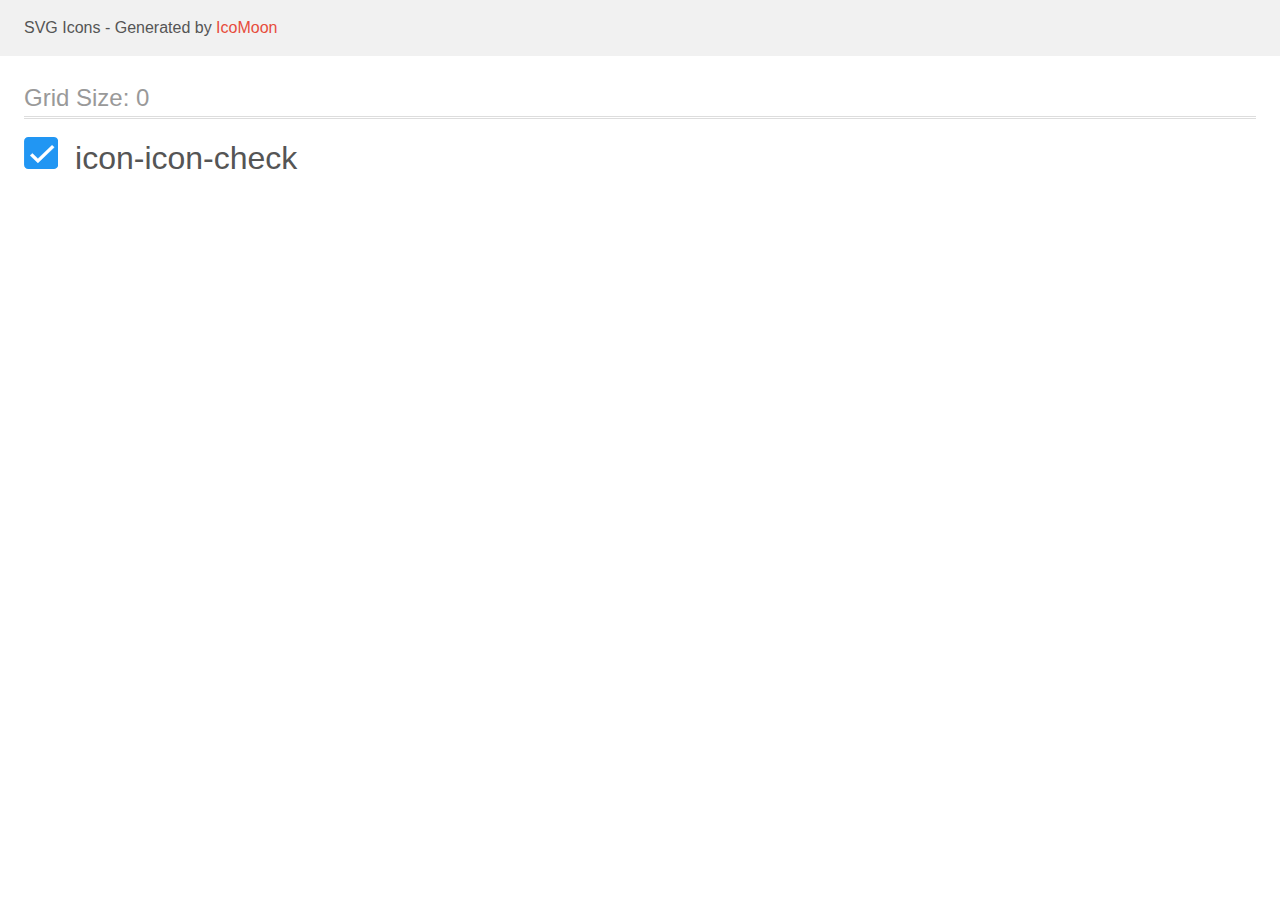
<file: images/icomoon (3)/demo.html>
<!doctype html>
<html>
<head>
    <title>IcoMoon - SVG Icons</title>
    <meta charset="utf-8">
    <meta name="viewport" content="width=device-width, initial-scale=1">
    <link rel="stylesheet" href="demo-files/demo.css">
    <link rel="stylesheet" href="style.css">
</head>
<body>
<svg aria-hidden="true" style="position: absolute; width: 0; height: 0; overflow: hidden;" version="1.1" xmlns="http://www.w3.org/2000/svg" xmlns:xlink="http://www.w3.org/1999/xlink">
<defs>
<symbol id="icon-icon-check" viewBox="0 0 34 32">
<path fill="#2196f3" style="fill: var(--color1, #2196f3)" d="M4.267 0h25.6c2.356 0 4.267 1.91 4.267 4.267v23.467c0 2.356-1.91 4.267-4.267 4.267h-25.6c-2.356 0-4.267-1.91-4.267-4.267v-23.467c0-2.356 1.91-4.267 4.267-4.267z"></path>
<path fill="#fff" style="fill: var(--color2, #fff); stroke: var(--color2, #fff)" stroke="#fff" stroke-linejoin="miter" stroke-linecap="butt" stroke-miterlimit="4" stroke-width="0.4267" d="M8.442 16.537l-0.147-0.14-2.205 2.088 7.767 7.41 16.318-15.567-2.19-2.089-14.128 13.465-5.416-5.167z"></path>
</symbol>
</defs>
</svg>

<header class="bgc1 clearfix">
<div class="mhl">
    <p>SVG Icons - Generated by <a href="https://icomoon.io/app">IcoMoon</a></p>
</div>
</header>
    <div class="clearfix mhl ptl">
        <h1 class="mvm mtn fgc1">Grid Size: 0</h1>
        <div class="glyph fs1">
            <div class="clearfix pbs">
                <svg class="icon icon-icon-check"><use xlink:href="#icon-icon-check"></use></svg><span class="name"> icon-icon-check</span>
            </div>
        </div>
  </div>
<script defer src="svgxuse.js"></script>
</body>
</html>
</file>
<file: images/icomoon (3)/demo-files/demo.css>
body {
  padding: 0;
  margin: 0;
  font-family: sans-serif;
  font-size: 1em;
  line-height: 1.5;
  color: #555;
  background: #fff;
}
h1 {
  font-size: 1.5em;
  font-weight: normal;
  box-shadow: 0 1px #ddd, 0 2px #fff, 0 3px #ddd;
}
small {
  font-size: .66666667em;
}
a {
  color: #e74c3c;
  text-decoration: none;
}
a:hover, a:focus {
  box-shadow: 0 1px #e74c3c;
}
.bshadow0, input {
  box-shadow: inset 0 -2px #e7e7e7;
}
input:hover {
  box-shadow: inset 0 -2px #ccc;
}
input, fieldset {
  font-size: 1em;
  margin: 0;
  padding: 0;
  border: 0;
}
input {
  color: inherit;
  line-height: 1.5;
  height: 1.5em;
  padding: .25em 0;
}
input:focus {
  outline: none;
  box-shadow: inset 0 -2px #449fdb;
}
.glyph {
  font-size: 16px;
  margin-right: 1.5em;
  float: left;
  width: 17em;
}
svg {
  color: #000;
}
.liga {
  width: 80%;
  width: calc(100% - 2.5em);
}
.talign-right {
  text-align: right;
}
.talign-center {
  text-align: center;
}
.bgc1 {
  background: #f1f1f1;
}
.fgc0 {
  color: #000;
}
.fgc1 {
  color: #999;
}
p {
  margin-top: 1em;
  margin-bottom: 1em;
}
.mvm {
  margin-top: .75em;
  margin-bottom: .75em;
}
.mtn {
  margin-top: 0;
}
.mtl, .mal {
  margin-top: 1.5em;
}
.mbl, .mal {
  margin-bottom: 1.5em;
}
.mal, .mhl {
  margin-left: 1.5em;
  margin-right: 1.5em;
}
.mhmm {
  margin-left: 1em;
  margin-right: 1em;
}
.ptl {
  padding-top: 1.5em;
}
.pbs, .pvs {
  padding-bottom: .25em;
}
.pvs, .pts {
  padding-top: .25em;
}
.unit {
  float: left;
}
.unitRight {
  float: right;
}
.size1of2 {
  width: 50%;
}
.size1of1 {
  width: 100%;
}
.clearfix:before, .clearfix:after {
  content: " ";
  display: table;
}
.clearfix:after {
  clear: both;
}
.hidden-true {
  display: none;
}
.textbox0 {
  width: 3em;
  background: #f1f1f1;
  padding: .25em .5em;
  line-height: 1.5;
  height: 1.5em;
}
.fs0 {
  font-size: 16px;
}
.fs1 {
  font-size: 32px;
}
.name {
  margin-left: .25em;
}
</file>
<file: images/icomoon (3)/style.css>
.icon {
  display: inline-block;
  width: 1em;
  height: 1em;
  stroke-width: 0;
  stroke: currentColor;
  fill: currentColor;
}

/* ==========================================
Single-colored icons can be modified like so:
.icon-name {
  font-size: 32px;
  color: red;
}
========================================== */

.icon-icon-check {
  width: 1.06640625em;
}
</file>
<file: css/main.min.css>
body{background-color:#fff;font-family:"Roboto",sans-serif;color:#757575}*:focus{outline:none}h1,h2,h3,h4,h5,h6,p{margin:0;padding:0}button{font-family:inherit}a{text-decoration:none}ul,ol{list-style:none;margin:0;padding:0}.visually-hidden,.portfolio-section__heading,.features-section__heading{position:absolute;white-space:nowrap;width:1px;height:1px;overflow:hidden;border:0;padding:0;clip:rect(0 0 0 0);-webkit-clip-path:inset(50%);clip-path:inset(50%);margin:-1px}.modal-submit,.fielter-section__button,.subscribe-section__button,.hero-section__button{background-color:#2196f3;color:#fff;border:none;font-family:inherit;border-radius:4px;cursor:pointer;-webkit-transition:background-color cubic-bezier(0.4, 0, 0.2, 1) 250ms,color cubic-bezier(0.4, 0, 0.2, 1) 250ms;transition:background-color cubic-bezier(0.4, 0, 0.2, 1) 250ms,color cubic-bezier(0.4, 0, 0.2, 1) 250ms}.conteiner{width:1200px;margin:0 auto;padding:0px 15px}.logo{font-family:"Raleway";font-style:normal;font-weight:700;font-size:26px;line-height:1.19;letter-spacing:.03em}.logo--blue{color:#2196f3}.page-header{border-bottom:1px solid #ececec}.page-header__content{display:-webkit-box;display:-ms-flexbox;display:flex;-webkit-box-align:center;-ms-flex-align:center;align-items:center}.nav-bar{display:-webkit-box;display:-ms-flexbox;display:flex;-webkit-box-align:center;-ms-flex-align:center;align-items:center}.page-header__logo{margin-right:91px;padding-top:24px;padding-bottom:25px;color:#000}.nav-bar__list{display:-webkit-box;display:-ms-flexbox;display:flex;gap:50px}.nav-bar__link{position:relative;padding-top:32px;padding-bottom:32px;font-weight:500;font-size:14px;line-height:16px;letter-spacing:.02em;color:#212121;-webkit-transition:color cubic-bezier(0.4, 0, 0.2, 1) 250ms;transition:color cubic-bezier(0.4, 0, 0.2, 1) 250ms}.nav-bar__link:hover,.nav-bar__link:focus,.nav-bar__link--current{color:#2196f3}.nav-bar__link::after{content:"";position:absolute;bottom:-1px;left:0;width:100%;height:4px;background-color:#2196f3;-webkit-transform:scaleX(0);transform:scaleX(0);-webkit-transition:-webkit-transform cubic-bezier(0.4, 0, 0.2, 1) 250ms;transition:-webkit-transform cubic-bezier(0.4, 0, 0.2, 1) 250ms;transition:transform cubic-bezier(0.4, 0, 0.2, 1) 250ms;transition:transform cubic-bezier(0.4, 0, 0.2, 1) 250ms, -webkit-transform cubic-bezier(0.4, 0, 0.2, 1) 250ms}.nav-bar__link:hover::after,.nav-bar__link:focus::after,.nav-bar__link--current::after{-webkit-transform:scaleX(1);transform:scaleX(1)}.page-header__contacts-list{display:-webkit-box;display:-ms-flexbox;display:flex;margin-left:auto;gap:30px}.page-header__contact-link{display:-webkit-box;display:-ms-flexbox;display:flex;-webkit-box-align:center;-ms-flex-align:center;align-items:center;padding-top:32px;padding-bottom:32px;font-weight:500;font-size:14px;line-height:1.14;letter-spacing:.02em;color:#757575;-webkit-transition:color cubic-bezier(0.4, 0, 0.2, 1) 250ms;transition:color cubic-bezier(0.4, 0, 0.2, 1) 250ms}.page-header__contact-link:hover,.page-header__contact-link:focus{color:#2196f3}.page-header__contact-icon{fill:currentColor;margin-right:10px}.hero-section{padding-top:200px;padding-bottom:200px;margin-right:auto;margin-left:auto;text-align:center;background-color:#2f303a;background-image:-webkit-gradient(linear, left top, right top, from(rgba(47, 48, 58, 0.4)), to(rgba(47, 48, 58, 0.4))),url(../images/hero-bg.jpg);background-image:linear-gradient(to right, rgba(47, 48, 58, 0.4), rgba(47, 48, 58, 0.4)),url(../images/hero-bg.jpg);background-repeat:no-repeat;background-position:center;background-size:cover;max-width:1600px}.hero-section__heading{max-width:696px;margin-right:auto;margin-left:auto;margin-bottom:30px;font-weight:900;font-size:44px;line-height:1.36;letter-spacing:.06em;text-transform:uppercase;color:#fff}.hero-section__button{padding:10px 32px;font-weight:700;font-size:16px;line-height:1.88;letter-spacing:.06em}.hero-section__button:focus,.hero-section__button:hover{background-color:#188ce8}.features-section{padding-top:94px;padding-bottom:94px;margin-right:auto;margin-left:auto}.features-list{display:-webkit-box;display:-ms-flexbox;display:flex;-webkit-box-pack:center;-ms-flex-pack:center;justify-content:center;gap:30px}.features-list__icon-bg{display:-webkit-box;display:-ms-flexbox;display:flex;-webkit-box-align:center;-ms-flex-align:center;align-items:center;-webkit-box-pack:center;-ms-flex-pack:center;justify-content:center;background-color:#f5f4fa;border-radius:4px;padding:25px 100px;margin-bottom:30px}.feutures-list__feature-name{margin-bottom:10px;font-weight:700;font-size:14px;line-height:1.14;letter-spacing:.03em;text-transform:uppercase;color:#212121}.features-list__feature-description{font-weight:400;font-size:14px;line-height:1.71;letter-spacing:.03em}.project-types-section{padding-bottom:94px;margin-right:auto;margin-left:auto;text-align:center}.project-types-section__heading{padding-bottom:50px;color:#212121;font-weight:700;font-size:36px;line-height:1.16;letter-spacing:.03em}.project-types-section__list{display:-webkit-box;display:-ms-flexbox;display:flex;-webkit-box-pack:center;-ms-flex-pack:center;justify-content:center;gap:30px}.project-types-section__list-item{position:relative}.project-types-section__direction{position:absolute;bottom:0;width:100%;padding-top:27px;padding-bottom:27px;color:#fff;background-color:rgba(47,48,58,.8);font-weight:700;font-size:14px;line-height:1.14;letter-spacing:.03em;text-transform:uppercase}.project-types-section__image{display:block}.team-section{padding-bottom:94px;padding-top:94px;margin-left:auto;margin-right:auto;text-align:center;background-color:#f5f4fa}.team-section__heading{padding-bottom:50px;color:#212121;font-weight:700;font-size:36px;line-height:1.16;letter-spacing:.03em}.team-setion__members-list{display:-webkit-box;display:-ms-flexbox;display:flex;-webkit-box-pack:center;-ms-flex-pack:center;justify-content:center;gap:30px}.member-card{background-color:#fff;-ms-flex-preferred-size:calc(100% - 22.5px);flex-basis:calc(100% - 22.5px);-webkit-box-shadow:0px 1px 3px rgba(0,0,0,.12),0px 1px 1px rgba(0,0,0,.14),0px 2px 1px rgba(0,0,0,.2);box-shadow:0px 1px 3px rgba(0,0,0,.12),0px 1px 1px rgba(0,0,0,.14),0px 2px 1px rgba(0,0,0,.2);border-radius:0px 0px 4px 4px}.member-card__image{padding-bottom:30px;display:block;width:270px;height:260px}.member-card__name{margin-bottom:10px;font-weight:500;font-size:16px;line-height:1.19;letter-spacing:.03em;color:#212121}.member-card__position{margin-bottom:16px;font-weight:400;font-size:16px;line-height:1.19;letter-spacing:.03em}.member-card__social-net-links-list{display:-webkit-box;display:-ms-flexbox;display:flex;gap:10px;-webkit-box-pack:center;-ms-flex-pack:center;justify-content:center;padding-bottom:30px}.member-card__list-item{width:44px;height:44px;border-radius:50%;overflow:hidden}.member-card__link{display:inline-block;padding:12px;color:#afb1b8;background-color:#fff;-webkit-transition:background-color cubic-bezier(0.4, 0, 0.2, 1) 250ms;transition:background-color cubic-bezier(0.4, 0, 0.2, 1) 250ms;-webkit-transition:color cubic-bezier(0.4, 0, 0.2, 1) 250ms;transition:color cubic-bezier(0.4, 0, 0.2, 1) 250ms}.member-card__link:hover,.member-card__link:focus{background-color:#2196f3;color:#fff}.member-card__social-net-icon{fill:currentColor}.clients-section{padding-top:94px;padding-bottom:94px;margin-left:auto;margin-right:auto;text-align:center}.clients-section__heading{margin-bottom:50px;font-weight:700;font-size:36px;line-height:1.16;letter-spacing:.03em;color:#212121}.clients-list{display:-webkit-box;display:-ms-flexbox;display:flex;gap:30px}.clients-list__link{display:-webkit-box;display:-ms-flexbox;display:flex;-webkit-box-align:center;-ms-flex-align:center;align-items:center;-webkit-box-pack:center;-ms-flex-pack:center;justify-content:center;border:1px solid #afb1b8;border-radius:4px;padding:15px 31px;color:#afb1b8;-webkit-transition:color cubic-bezier(0.4, 0, 0.2, 1) 250ms;transition:color cubic-bezier(0.4, 0, 0.2, 1) 250ms;-webkit-transition:border-color cubic-bezier(0.4, 0, 0.2, 1) 250ms;transition:border-color cubic-bezier(0.4, 0, 0.2, 1) 250ms}.clients-list__link:hover,.clients-list__link:focus{color:#2196f3;border-color:#2196f3}.clients-list__logo{fill:currentColor}.page-footer{padding-top:60px;padding-bottom:60px;margin-right:auto;margin-left:auto;background-color:#2f303a}.page-footer__content{display:-webkit-box;display:-ms-flexbox;display:flex;-webkit-box-align:baseline;-ms-flex-align:baseline;align-items:baseline}.contacts-section{margin-right:70px;width:231px}.page-footer__logo{display:inline-block;color:#fff;margin-bottom:20px}.page-footer__adress{font-style:normal}.page-footer__location{display:inline-block;color:#fff;margin-bottom:9px;font-weight:400;font-size:14px;line-height:1.71;letter-spacing:.03em;-webkit-transition:color cubic-bezier(0.4, 0, 0.2, 1) 250ms;transition:color cubic-bezier(0.4, 0, 0.2, 1) 250ms}.page-footer__location:hover,.page-footer__location:focus{color:#2196f3}.page-footer__contacts-item{display:inline-block;font-weight:400;font-size:14px;line-height:1.71;letter-spacing:.03em;color:rgba(255,255,255,.6);-webkit-transition:color cubic-bezier(0.4, 0, 0.2, 1) 250ms;transition:color cubic-bezier(0.4, 0, 0.2, 1) 250ms}.page-footer__contacts-item:hover,.page-footer__contacts-item:focus{color:#2196f3}.page-footer__contacts-item--upper{margin-bottom:9px}.social-net-section{margin-right:93px}.social-net-section__heading{display:inline-block;padding-bottom:20px;font-weight:700;font-size:14px;line-height:1.14;letter-spacing:.03em;text-transform:uppercase;color:#fff}.social-net-section__list{display:-webkit-box;display:-ms-flexbox;display:flex;gap:10px}.social-net-section__link{display:-webkit-box;display:-ms-flexbox;display:flex;-webkit-box-align:center;-ms-flex-align:center;align-items:center;-webkit-box-pack:center;-ms-flex-pack:center;justify-content:center;padding:12px;border-radius:50%;color:#fff;background-color:rgba(255,255,255,.1);-webkit-transition:background-color cubic-bezier(0.4, 0, 0.2, 1) 250ms;transition:background-color cubic-bezier(0.4, 0, 0.2, 1) 250ms}.social-net-section__link:hover,.social-net-section__link:focus{color:#fff;background-color:#2196f3}.social-net-section__icon{fill:currentColor}.subscribe-section__heading{display:block;margin-bottom:20px;font-weight:700;font-size:14px;line-height:1.14;letter-spacing:.03em;text-transform:uppercase;color:#fff}.subscribe-section__input{width:358px;padding:15px 16px;margin-right:12px;background-color:rgba(0,0,0,0);border:1px solid rgba(255,255,255,.3);border-radius:4px;font-weight:400;font-size:16px;line-height:1.25;letter-spacing:.03em;color:#fff}.subscribe-section__button{display:-webkit-inline-box;display:-ms-inline-flexbox;display:inline-flex;-webkit-box-align:center;-ms-flex-align:center;align-items:center;gap:10px;padding:10px 28px}.subscribe-section__button:hover,.subscribe-section__button:focus{background-color:#188ce8}.subscribe-section__button-text{font-weight:700;font-size:16px;line-height:1.88;letter-spacing:.06em}.portfolio-content{padding-top:94px;padding-bottom:94px}.fielter-group__list{display:-webkit-box;display:-ms-flexbox;display:flex;-webkit-box-pack:center;-ms-flex-pack:center;justify-content:center;gap:8px;padding-bottom:50px}.fielter-section__button{padding:6px 22px;color:#212121;background-color:#f5f4fa;font-weight:500;font-size:16px;line-height:1.62;letter-spacing:.03em}.fielter-section__button:hover,.fielter-section__button:focus,.fielter-section__button--chosen{color:#fff;background-color:#2196f3}.portfolio-list{display:-webkit-box;display:-ms-flexbox;display:flex;-ms-flex-wrap:wrap;flex-wrap:wrap;gap:30px}.portfolio-list__item{-ms-flex-preferred-size:calc((100% - 60px)/3);flex-basis:calc((100% - 60px)/3)}.portfolio-list__link{display:inline-block}.portfolio-list__link:hover,.portfolio-list__link:focus{-webkit-box-shadow:0px 1px 1px rgba(0,0,0,.12),0px 4px 4px rgba(0,0,0,.06),1px 4px 6px rgba(0,0,0,.16);box-shadow:0px 1px 1px rgba(0,0,0,.12),0px 4px 4px rgba(0,0,0,.06),1px 4px 6px rgba(0,0,0,.16)}.portfolio-list__image-wrapper{position:relative;overflow:hidden}.portfolio-list__project-image{display:block}.portfolio-list__project-description{position:absolute;left:0;top:0;width:100%;height:100%;padding:63px 24px;-webkit-transform:translateY(101%);transform:translateY(101%);-webkit-transition:-webkit-transform cubic-bezier(0.4, 0, 0.2, 1) 250ms;transition:-webkit-transform cubic-bezier(0.4, 0, 0.2, 1) 250ms;transition:transform cubic-bezier(0.4, 0, 0.2, 1) 250ms;transition:transform cubic-bezier(0.4, 0, 0.2, 1) 250ms, -webkit-transform cubic-bezier(0.4, 0, 0.2, 1) 250ms;font-weight:400;font-size:18px;line-height:1.56;letter-spacing:.03em;color:#fff;background-color:rgba(33,150,243,.9)}.portfolio-list__link:hover .portfolio-list__project-description{-webkit-transform:translateY(0);transform:translateY(0)}.portfolio-list__card-title{padding:20px 24px;border-right:1px solid #eee;border-bottom:1px solid #eee;border-left:1px solid #eee}.portfolio-list__project-name{font-weight:700;font-size:18px;line-height:2;letter-spacing:.06em;color:#212121}.portfolio-list__project-type{font-weight:400;font-size:16px;line-height:1.88;letter-spacing:.03em;color:#757575}.modal-bg{width:100vw;height:100vh;position:fixed;left:0;top:0;background-color:rgba(0,0,0,.2);opacity:1;visibility:visible;-webkit-transition:opacity cubic-bezier(0.4, 0, 0.2, 1) 250ms,visibility cubic-bezier(0.4, 0, 0.2, 1) 250ms;transition:opacity cubic-bezier(0.4, 0, 0.2, 1) 250ms,visibility cubic-bezier(0.4, 0, 0.2, 1) 250ms}.modal-window{position:absolute;left:50%;top:50%;width:528px;height:581px;padding:40px;-webkit-transform:translate(-50%, -50%) scale(1, 1);transform:translate(-50%, -50%) scale(1, 1);background-color:#fff;-webkit-transition:-webkit-transform 250ms cubic-bezier(0.4, 0, 0.2, 1);transition:-webkit-transform 250ms cubic-bezier(0.4, 0, 0.2, 1);transition:transform 250ms cubic-bezier(0.4, 0, 0.2, 1);transition:transform 250ms cubic-bezier(0.4, 0, 0.2, 1), -webkit-transform 250ms cubic-bezier(0.4, 0, 0.2, 1)}.btn-close{position:absolute;top:8px;right:8px;height:30px;width:30px;display:-webkit-box;display:-ms-flexbox;display:flex;-webkit-box-pack:center;-ms-flex-pack:center;justify-content:center;-webkit-box-align:center;-ms-flex-align:center;align-items:center;background-color:rgba(0,0,0,0);border:1px solid rgba(0,0,0,.1);border-radius:50%;cursor:pointer}.btn-close svg{fill:currentColor}.btn-close:hover,.btn-close:focus{color:#2196f3}.modal-bg--is-hidden{pointer-events:none;opacity:0;visibility:hidden}.modal-bg--is-hidden .modal-window{-webkit-transform:translate(-50%, -50%) scale(1.2, 1.2);transform:translate(-50%, -50%) scale(1.2, 1.2)}.form-fields{padding-bottom:20px}.form-fields label:not(:last-child){padding-bottom:10px}.form-item span{display:block;padding-bottom:4px;font-weight:400;font-size:12px;line-height:1.16;letter-spacing:.01em;color:#757575}.form-fields input{border:1px solid rgba(33,33,33,.2);border-radius:4px;width:100%;height:40px;padding-left:46px;font-size:12px;line-height:1.16;-webkit-transition:border 250ms cubic-bezier(0.4, 0, 0.2, 1);transition:border 250ms cubic-bezier(0.4, 0, 0.2, 1)}.form-fields input:focus,.form-fields input:hover{border:1px solid #2196f3}.form-item textarea{resize:none;width:100%;border:1px solid rgba(33,33,33,.2);border-radius:4px;padding:12px 16px;font-size:12px;line-height:1.16;-webkit-transition:border 250ms cubic-bezier(0.4, 0, 0.2, 1);transition:border 250ms cubic-bezier(0.4, 0, 0.2, 1)}.form-item textarea:focus,.form-item textarea:hover{border:1px solid #2196f3}.form-item textarea::-webkit-input-placeholder{font-weight:400;font-size:12px;line-height:1.16;letter-spacing:.01em;color:rgba(117,117,117,.5)}.form-item textarea::-moz-placeholder{font-weight:400;font-size:12px;line-height:1.16;letter-spacing:.01em;color:rgba(117,117,117,.5)}.form-item textarea:-ms-input-placeholder{font-weight:400;font-size:12px;line-height:1.16;letter-spacing:.01em;color:rgba(117,117,117,.5)}.form-item textarea::-ms-input-placeholder{font-weight:400;font-size:12px;line-height:1.16;letter-spacing:.01em;color:rgba(117,117,117,.5)}.form-item textarea::placeholder{font-weight:400;font-size:12px;line-height:1.16;letter-spacing:.01em;color:rgba(117,117,117,.5)}.policy-agreement{position:relative;display:-webkit-box;display:-ms-flexbox;display:flex;-webkit-box-align:center;-ms-flex-align:center;align-items:center;-webkit-box-pack:center;-ms-flex-pack:center;justify-content:center;margin-bottom:30px;text-align:center}.checkbox{position:absolute;width:16px;height:15px;border:2px solid #000;left:12px;top:50%;-webkit-transform:translateY(-50%);transform:translateY(-50%);-webkit-transition:background-color cubic-bezier(0.4, 0, 0.2, 1) 250ms,border cubic-bezier(0.4, 0, 0.2, 1) 250ms;transition:background-color cubic-bezier(0.4, 0, 0.2, 1) 250ms,border cubic-bezier(0.4, 0, 0.2, 1) 250ms}.checkbox svg{position:absolute;left:50%;top:50%;-webkit-transform:translate(-50%, -50%);transform:translate(-50%, -50%)}.policy-agreement input:focus~.checkbox{border-color:#2196f3}.policy-agreement:hover .checkbox{border-color:#2196f3}.policy-agreement input:checked~.checkbox{background-color:#2196f3;border-color:rgba(0,0,0,0)}.policy-agreement span{display:inline;font-weight:400;font-size:14px;line-height:1.71;letter-spacing:.03em;color:#757575}.policy-agreement a{-webkit-text-decoration-line:underline;text-decoration-line:underline;color:#2196f3;-webkit-transition:color cubic-bezier(0.4, 0, 0.2, 1) 250ms;transition:color cubic-bezier(0.4, 0, 0.2, 1) 250ms}.policy-agreement a:hover,.policy-agreement a:focus{color:#0f528a}.modal-window__title{padding-bottom:12px;font-weight:700;font-size:20px;line-height:1.15;text-align:center;letter-spacing:.03em;color:#212121}.form-item{display:block}.input-field{position:relative;color:#000;-webkit-transition:color 250ms cubic-bezier(0.4, 0, 0.2, 1);transition:color 250ms cubic-bezier(0.4, 0, 0.2, 1)}.input-field:focus-within{color:#2196f3}.form-item:hover .input-field{color:#2196f3}.field-icon{fill:currentColor;position:absolute;left:12px;top:50%;-webkit-transform:translateY(-50%);transform:translateY(-50%)}.modal-submit{display:block;margin:0 auto;padding:10px 52px;font-weight:700;font-size:16px;line-height:1.88;letter-spacing:.06em}/*# sourceMappingURL=main.min.css.map */
</file>
